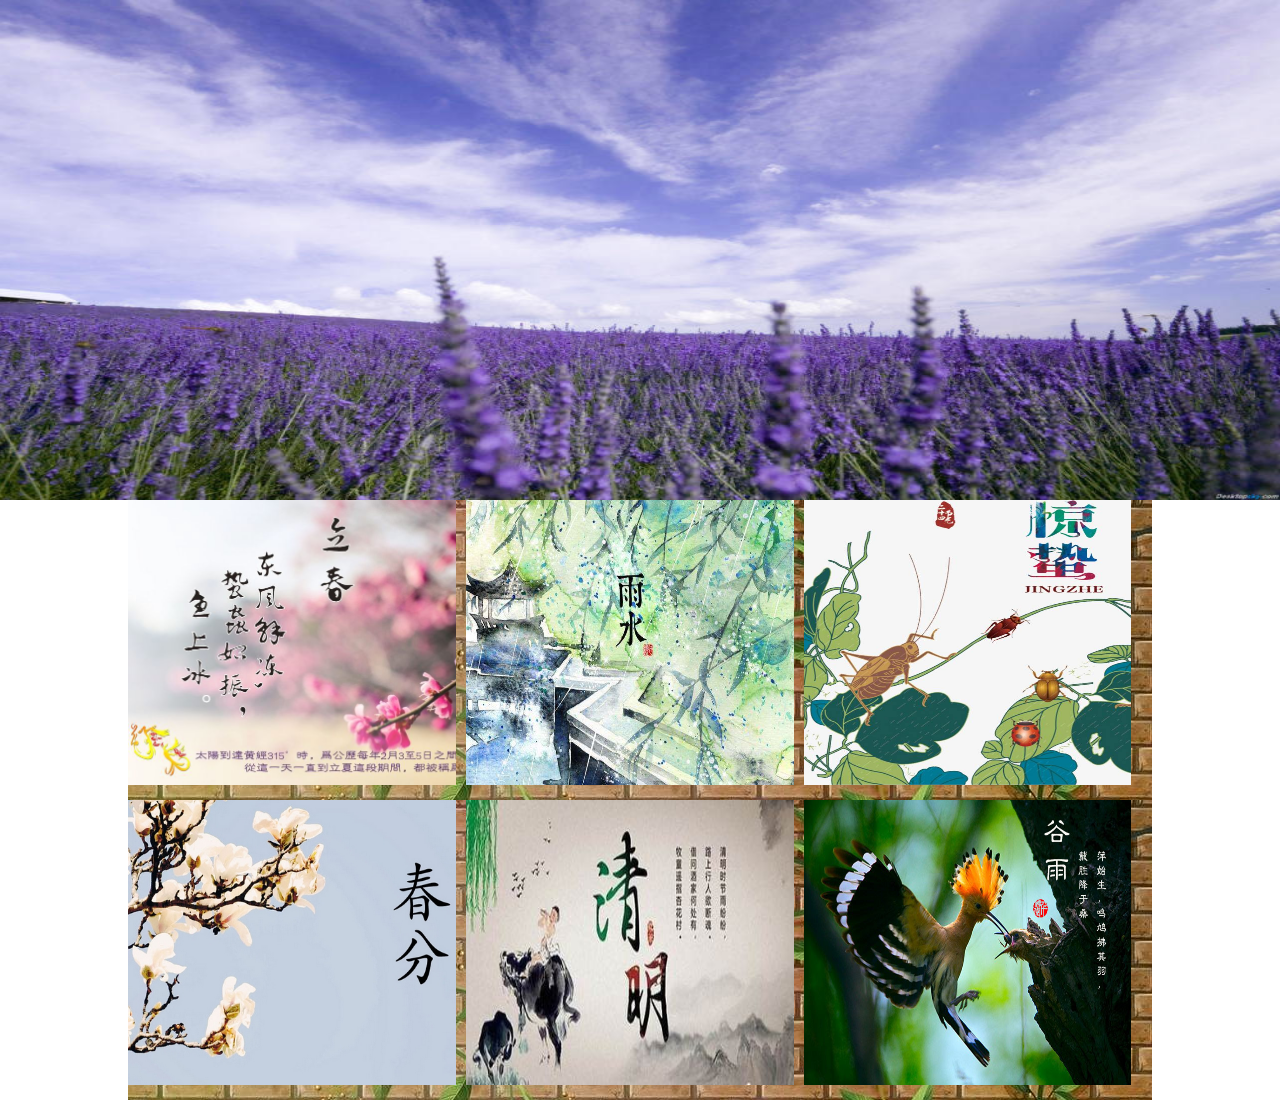
<file: chun.html>
<!doctype html>
<html>
<head>
<meta charset="utf-8">
<title>春的节气</title>
<link href="ji.css" type="text/css" rel="stylesheet">
</head>

<body>
<div>
	<div class="top"><img src="image/chunji.jpg"></div>
	<center><div class="other">
		<div class="san">
			<div class="picture">
				<div class="text">
					<p>lichun</p>
				</div>
			</div>
		</div>
		<div class="san"><img src="image/yushui.jpg"></div>
		<div class="san"><img src="image/jingzhe.jpg"></div>
	</div></center>
	<center><div class="other">
		<div class="san"><img src="image/chunfen.jpg"></div>
		<div class="san"><img src="image/qingming.jpg"></div>
		<div class="san"><img src="image/guyu.jpg"></div>
	</div></center>
</div>
</body>
</html>
</file>
<file: ji.css>
@charset "utf-8";
/* CSS Document */
body{
	margin: 0;
	padding: 0;
}
.top{
	height: 500px;
	width: 100%;
}
.other{
	height: 300px;
	width: 80%;
	background-image: url(image/bgchun.jpg);
}
img{
	height: 100%;
	width: 100%;
}
.san{
	height: 95%;
	width: 32%;
	background-color: #C9B846;
	float: left;
	margin-right: 1%;
	transition: 1.5s;
	
}
.san:hover{
	transform: rotateY(360deg) scale(1.3);
	opacity: 0.7;
}
.san:hover .text{
	opacity: 1;
}
.picture{
	width: 100%;
	height: 100%;
	background-image: url(image/lichun.jpg);
	background-size: cover;
	
}
.text{
	opacity: 0;
	transition: all 1.5s;
	height: 100%;
	width: 100%;
	display: inline-block;
}
</file>
